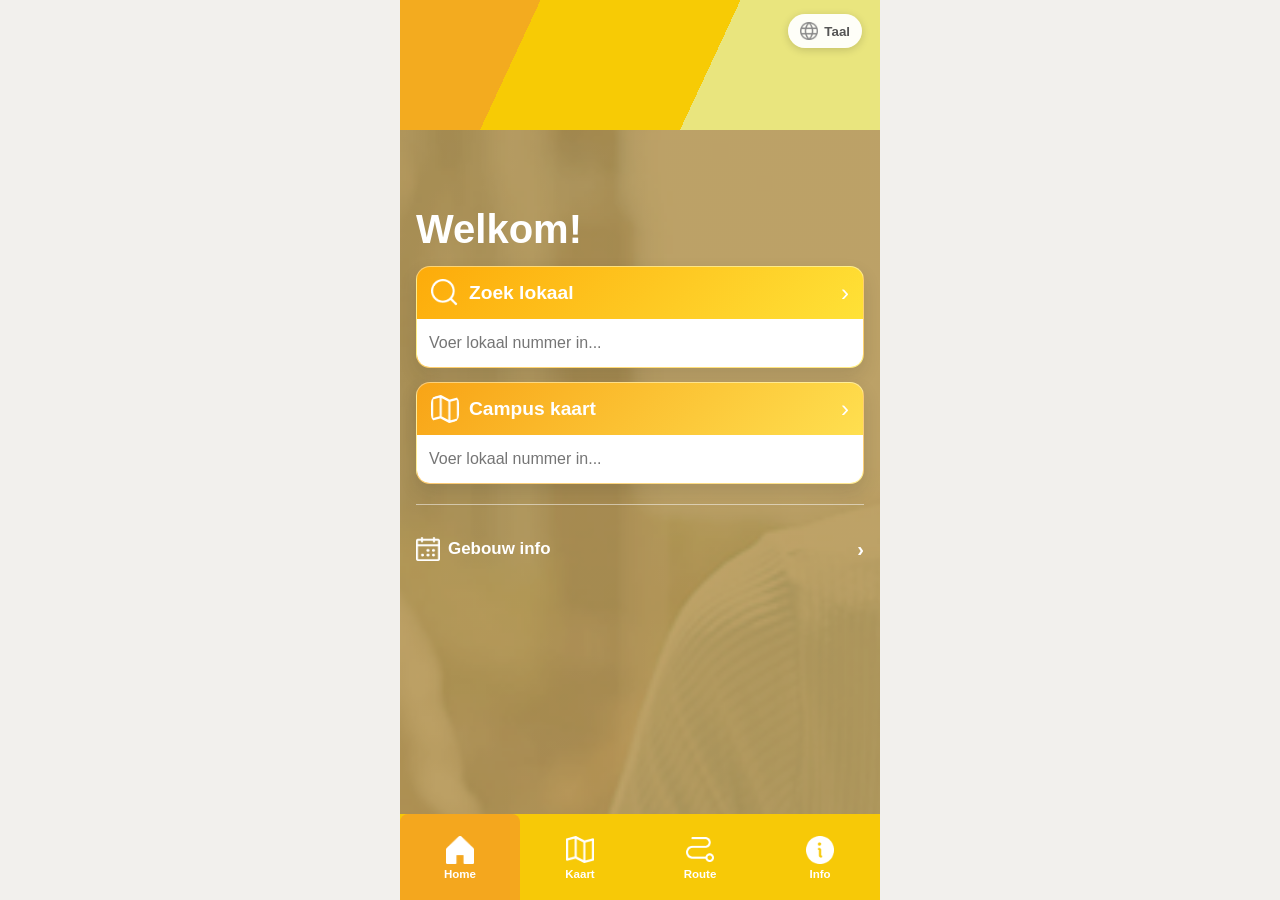
<file: index.html>
<!DOCTYPE html>
<html lang="nl">
<head>
    <meta charset="UTF-8">
    <meta name="viewport" content="width=device-width, initial-scale=1.0">
    <title>Campus Navigatie App</title>
    <link rel="stylesheet" href="css/style.css">
</head>
<body>
    <div class="app">
        <header class="hero hero-home">
            <button class="lang-btn" type="button">
                <img src="IMG/icons/taal.png" alt="Taal" class="lang-icon">
                <span>Taal</span>
            </button>
        </header>

        <main class="content">
            <div class="hero-text">
                <h1>Welkom!</h1>
            </div>

            <form id="indexLokaalForm" class="card card-search" action="route-detail.html" method="get">
                <div class="card-top">
                    <img src="IMG/icons/search.png" alt="Zoek" class="card-icon">
                    <h2>Zoek lokaal</h2>
                    <button id="indexLokaalBtn" class="card-go" type="submit" aria-label="Ga naar lokaal zoeken">›</button>
                </div>
                <input id="indexLokaalInput" type="search" name="q" aria-label="Zoek lokaal" placeholder="Voer lokaal nummer in..." />
            </form>

            <form id="indexKaartForm" class="card card-map" action="kaart.html" method="get">
                <div class="card-top">
                    <img src="IMG/icons/kaart.png" alt="Kaart" class="card-icon">
                    <h2>Campus kaart</h2>
                    <button id="indexKaartBtn" class="card-go" type="submit" aria-label="Ga naar campus kaart">›</button>
                </div>
                <input id="indexKaartInput" type="search" name="q" aria-label="Campus kaart" placeholder="Voer lokaal nummer in..." />
            </form>

            <div class="divider"></div>

            <a class="button-link" href="gebouw-info.html">
                <span class="button-flex">
                    <img src="IMG/icons/kalender.png" alt="Info" class="button-icon">
                    <span>Gebouw info</span>
                </span>
                <span class="button-arrow">›</span>
            </a>
        </main>

        <nav class="bottom-nav" aria-label="Onderste navigatie">
            <a class="nav-item active" href="index.html" aria-current="page">
                <img src="IMG/icons/navbar/home.png" alt="Home" class="nav-icon">
                <small>Home</small>
            </a>
            <a class="nav-item" href="kaart.html">
                <img src="IMG/icons/navbar/kaart.png" alt="Kaart" class="nav-icon">
                <small>Kaart</small>
            </a>
            <a class="nav-item" href="route.html">
                <img src="IMG/icons/navbar/route.png" alt="Route" class="nav-icon">
                <small>Route</small>
            </a>
            <a class="nav-item" href="info.html">
                <img src="IMG/icons/navbar/info.png" alt="Info" class="nav-icon">
                <small>Info</small>
            </a>
        </nav>
    </div>

    <script src="js/pages/index.js"></script>
</body>
</html>
</file>
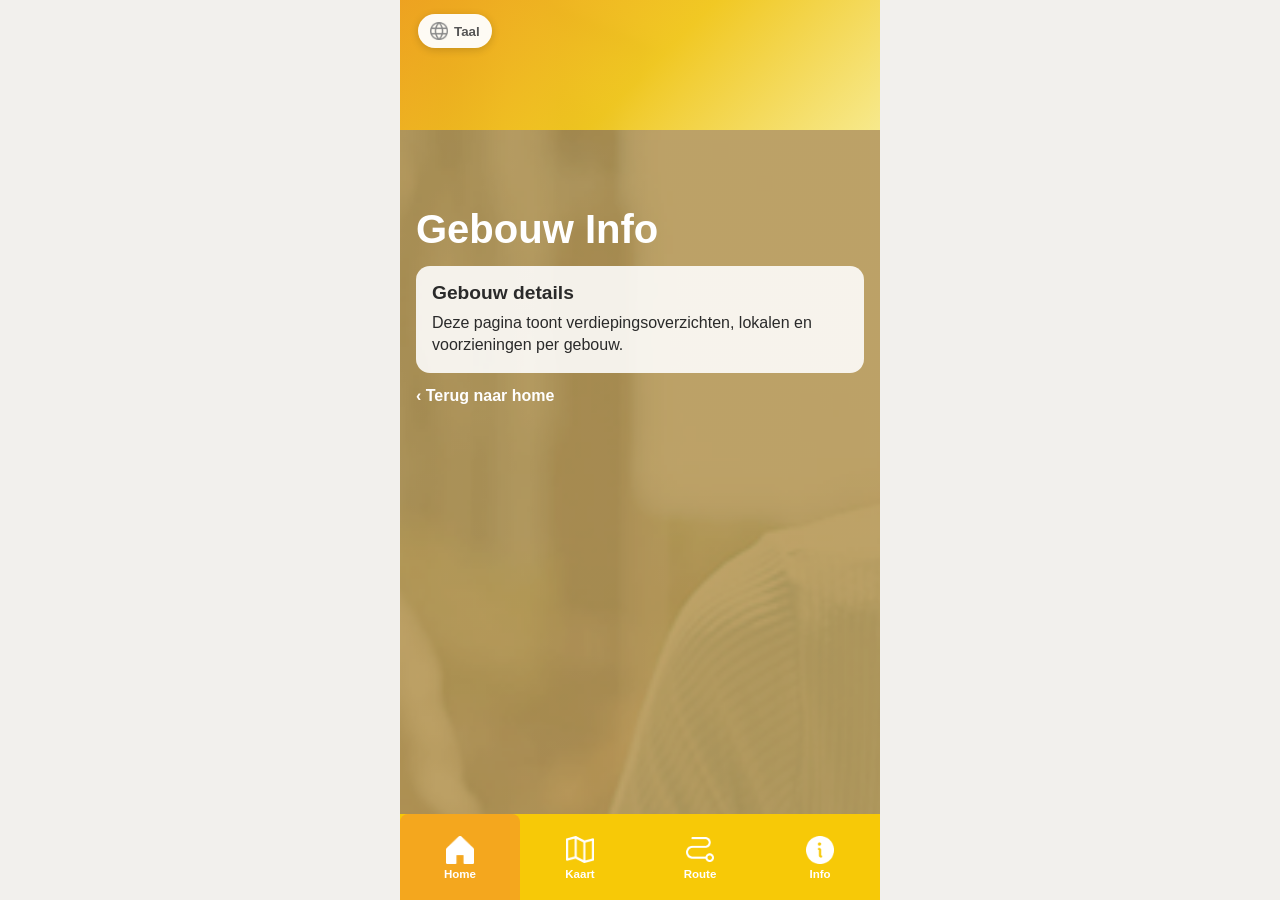
<file: gebouw-info.html>
<!DOCTYPE html>
<html lang="nl">
<head>
    <meta charset="UTF-8">
    <meta name="viewport" content="width=device-width, initial-scale=1.0">
    <title>Gebouw Info</title>
    <link rel="stylesheet" href="css/style.css">
</head>
<body>
    <div class="app">
        <header class="hero">
            <button class="lang-btn" type="button">
                <img src="IMG/icons/taal.png" alt="Taal" class="lang-icon">
                <span>Taal</span>
            </button>
        </header>

        <main class="content content-page">
            <div class="hero-text">
                <h1>Gebouw Info</h1>
            </div>
            <section class="page-card">
                <h2>Gebouw details</h2>
                <p>Deze pagina toont verdiepingsoverzichten, lokalen en voorzieningen per gebouw.</p>
            </section>
            <a class="page-back" href="index.html">‹ Terug naar home</a>
        </main>

        <nav class="bottom-nav" aria-label="Onderste navigatie">
            <a class="nav-item active" href="index.html" aria-current="page">
                <img src="IMG/icons/navbar/home.png" alt="Home" class="nav-icon">
                <small>Home</small>
            </a>
            <a class="nav-item" href="kaart.html">
                <img src="IMG/icons/navbar/kaart.png" alt="Kaart" class="nav-icon">
                <small>Kaart</small>
            </a>
            <a class="nav-item" href="route.html">
                <img src="IMG/icons/navbar/route.png" alt="Route" class="nav-icon">
                <small>Route</small>
            </a>
            <a class="nav-item" href="info.html">
                <img src="IMG/icons/navbar/info.png" alt="Info" class="nav-icon">
                <small>Info</small>
            </a>
        </nav>
    </div>

</body>
</html>
</file>
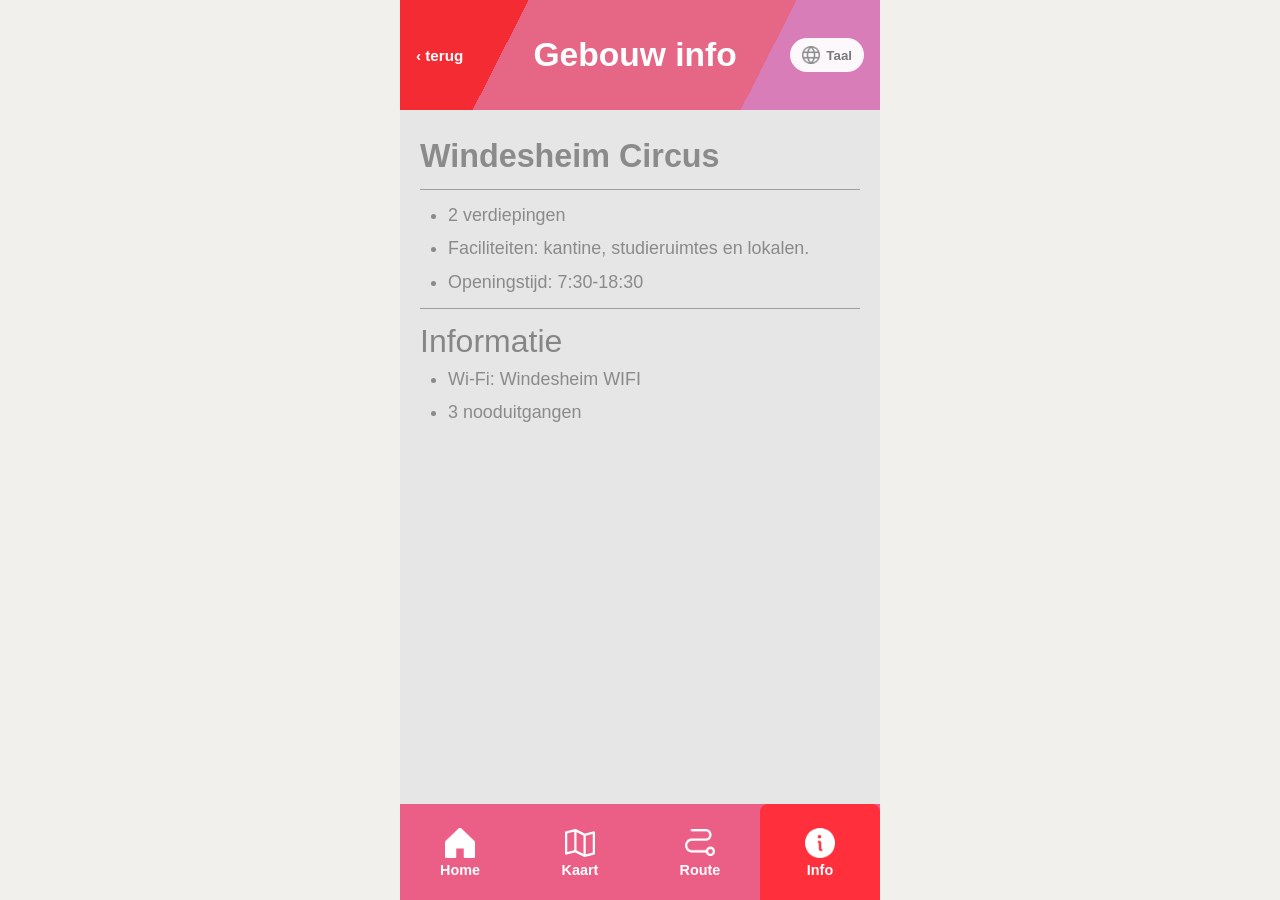
<file: info.html>
<!DOCTYPE html>
<html lang="nl">
<head>
    <meta charset="UTF-8">
    <meta name="viewport" content="width=device-width, initial-scale=1.0">
    <title>Info</title>
    <link rel="stylesheet" href="css/style.css">
    <link rel="stylesheet" href="css/info.css">
</head>
<body>
    <div class="app app-info">
        <header class="hero hero-info">
            <a class="info-back" href="index.html">&#8249; terug</a>
            <h1 class="info-header-title">Gebouw info</h1>
            <button class="lang-btn" type="button" aria-label="Selecteer taal">
                <img src="IMG/icons/taal.png" alt="Taal" class="lang-icon">
                <span>Taal</span>
            </button>
        </header>

        <main class="content content-info">
            <section class="info-panel">
                <h2 class="info-building-name">Windesheim Circus</h2>
                <hr class="info-divider">

                <ul class="info-list">
                    <li>2 verdiepingen</li>
                    <li>Faciliteiten: kantine, studieruimtes en lokalen.</li>
                    <li>Openingstijd: 7:30-18:30</li>
                </ul>

                <hr class="info-divider">

                <h3 class="info-section-title">Informatie</h3>
                <ul class="info-list info-list-bottom">
                    <li>Wi-Fi: Windesheim WIFI</li>
                    <li>3 nooduitgangen</li>
                </ul>
            </section>
        </main>

        <nav class="bottom-nav" aria-label="Onderste navigatie">
            <a class="nav-item" href="index.html">
                <img src="IMG/icons/navbar/home.png" alt="Home" class="nav-icon">
                <small>Home</small>
            </a>
            <a class="nav-item" href="kaart.html">
                <img src="IMG/icons/navbar/kaart.png" alt="Kaart" class="nav-icon">
                <small>Kaart</small>
            </a>
            <a class="nav-item" href="route.html">
                <img src="IMG/icons/navbar/route.png" alt="Route" class="nav-icon">
                <small>Route</small>
            </a>
            <a class="nav-item active" href="info.html" aria-current="page">
                <img src="IMG/icons/navbar/info.png" alt="Info" class="nav-icon">
                <small>Info</small>
            </a>
        </nav>
    </div>

</body>
</html>
</file>
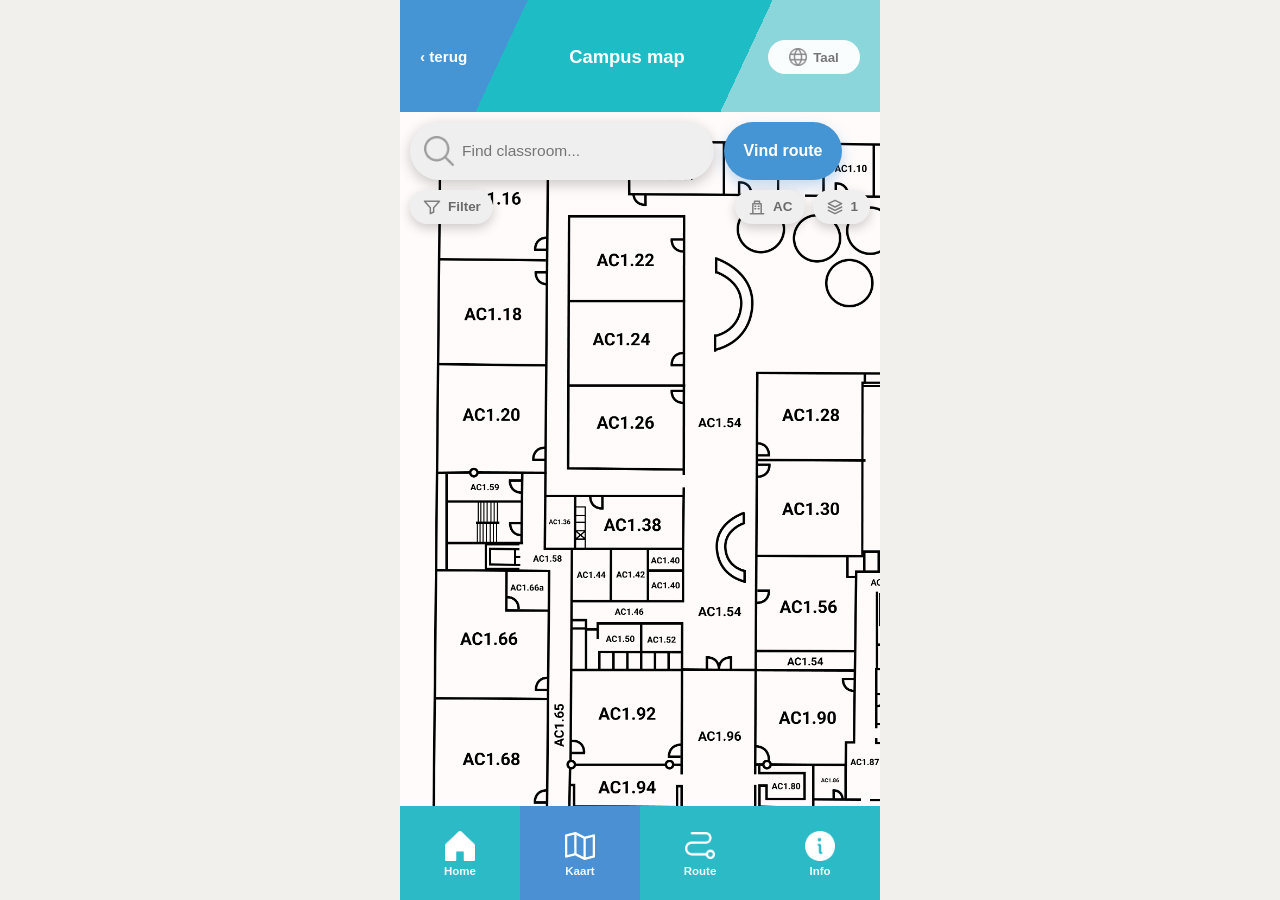
<file: kaart.html>
<!DOCTYPE html>
<html lang="nl">
<head>
    <meta charset="UTF-8">
    <meta name="viewport" content="width=device-width, initial-scale=1.0">
    <title>Campus Map</title>
    <link rel="stylesheet" href="css/style.css">
    <link rel="stylesheet" href="css/kaart.css">
</head>
<body>
    <div class="app app-kaart">
        <header class="hero hero-kaart">
            <a class="kaart-back" href="index.html">&#8249; terug</a>
            <h1 class="kaart-header-title">Campus map</h1>
            <button class="lang-btn" type="button">
                <img src="IMG/icons/taal.png" alt="Taal" class="lang-icon">
                <span>Taal</span>
            </button>
        </header>

        <main class="content content-page content-kaart">
            <section class="kaart-stage" id="kaartStage">
                <div class="kaart-map-layer" id="kaartMapLayer">
                    <img id="kaartImage" class="kaart-image" src="IMG/plattegronden/AC1_NIEUW.png" alt="Plattegrond campus">
                    <img id="kaartMarker" class="kaart-marker hidden" src="IMG/icons/cooordinaat_punt.png" alt="Locatiepunt van lokaal">
                    <div id="kaartRoomBadge" class="kaart-room-badge hidden"></div>
                    <div id="kaartMarkerPopup" class="kaart-marker-popup hidden" role="dialog" aria-live="polite">
                        <p id="kaartMarkerPopupTitle" class="kaart-marker-popup-title">Lokaal</p>
                        <button id="kaartStartRouteBtn" type="button" class="kaart-marker-popup-btn">Start route</button>
                    </div>
                </div>

                <div class="kaart-overlay">
                    <form id="kaartSearchForm" class="kaart-search-form">
                        <div class="kaart-search-bar">
                            <img src="IMG/icons/search.png" alt="Zoeken" class="kaart-search-icon">
                            <input id="kaartSearchInput" name="q" type="search" placeholder="Find classroom..." autocomplete="off">
                        </div>
                        <button type="submit" class="kaart-btn">Vind route</button>
                    </form>

                    <div class="kaart-filter-row">
                        <button class="kaart-chip" id="kaartFilterToggle" type="button" aria-expanded="false" aria-controls="kaartFilterPanel">
                            <svg class="chip-icon" viewBox="0 0 24 24" aria-hidden="true">
                                <path d="M3 5h18l-7 8v5l-4 2v-7L3 5z"></path>
                            </svg>
                            <span>Filter</span>
                        </button>
                        <div class="kaart-chip-group">
                            <button class="kaart-chip" id="kaartGebouwChip" type="button" aria-label="Wissel gebouw">
                                <svg class="chip-icon" viewBox="0 0 24 24" aria-hidden="true">
                                    <path d="M4 20h16M7 20V8h10v12M9 8V5h6v3M9.5 11h1M13.5 11h1M9.5 14h1M13.5 14h1"></path>
                                </svg>
                                <span id="kaartGebouwValue">AC</span>
                            </button>
                            <button class="kaart-chip" id="kaartVerdiepingChip" type="button" aria-label="Wissel verdieping">
                                <svg class="chip-icon" viewBox="0 0 24 24" aria-hidden="true">
                                    <path d="M12 4l8 4-8 4-8-4 8-4zm8 8-8 4-8-4m16 4-8 4-8-4"></path>
                                </svg>
                                <span id="kaartVerdiepingValue">1</span>
                            </button>
                        </div>
                    </div>

                    <div class="kaart-filter-panel hidden" id="kaartFilterPanel" aria-hidden="true">
                        <label for="kaartGebouwSelect">Gebouw</label>
                        <select id="kaartGebouwSelect"></select>
                        <label for="kaartVerdiepingSelect">Verdieping</label>
                        <select id="kaartVerdiepingSelect"></select>
                        <button type="button" class="kaart-filter-apply" id="kaartFilterApply">Toepassen</button>
                    </div>
                </div>
            </section>
        </main>

        <nav class="bottom-nav" aria-label="Onderste navigatie">
            <a class="nav-item" href="index.html">
                <img src="IMG/icons/navbar/home.png" alt="Home" class="nav-icon">
                <small>Home</small>
            </a>
            <a class="nav-item active" href="kaart.html" aria-current="page">
                <img src="IMG/icons/navbar/kaart.png" alt="Kaart" class="nav-icon">
                <small>Kaart</small>
            </a>
            <a class="nav-item" href="route.html">
                <img src="IMG/icons/navbar/route.png" alt="Route" class="nav-icon">
                <small>Route</small>
            </a>
            <a class="nav-item" href="info.html">
                <img src="IMG/icons/navbar/info.png" alt="Info" class="nav-icon">
                <small>Info</small>
            </a>
        </nav>
    </div>

    <script src="js/pages/kaart.js"></script>
</body>
</html>
</file>
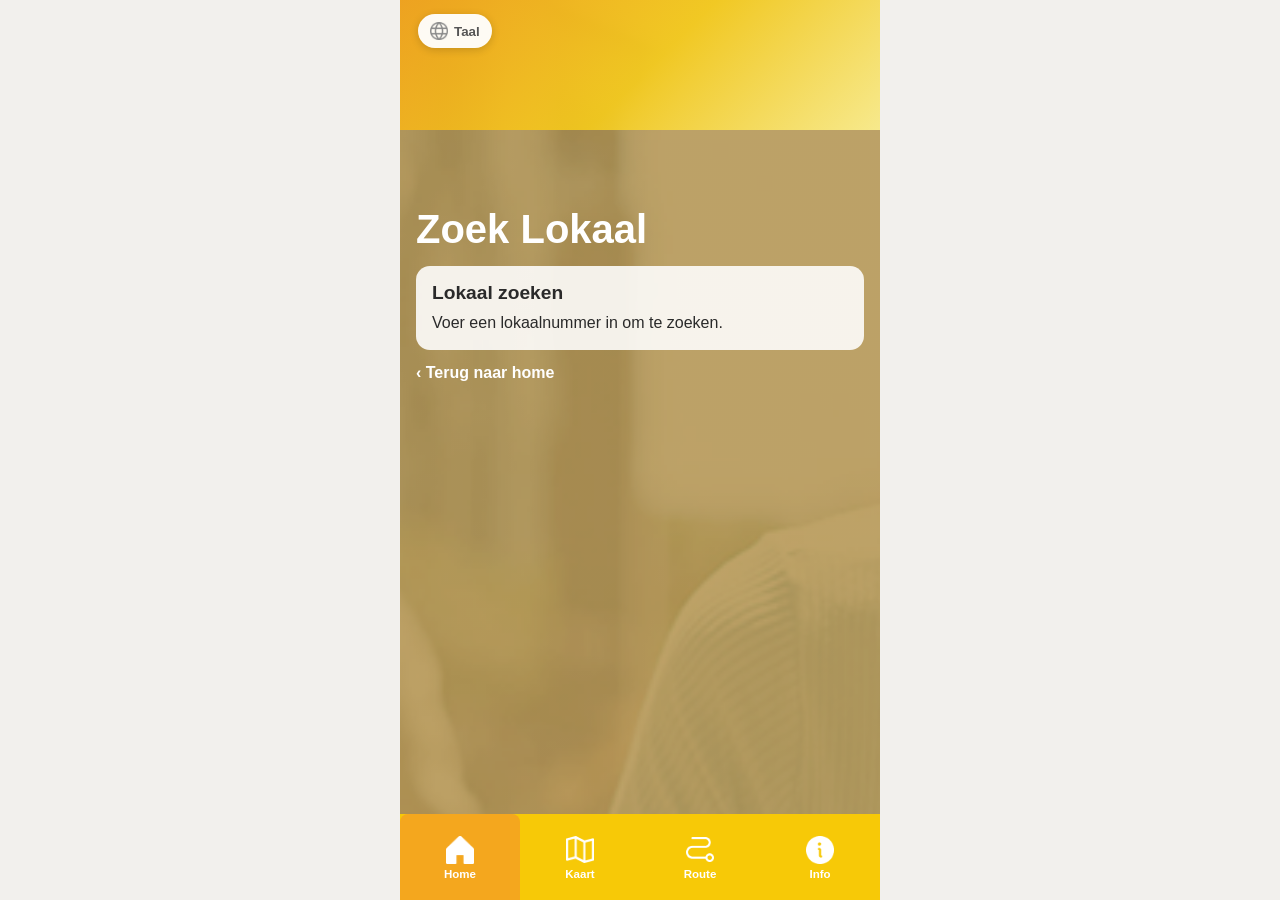
<file: lokaal-zoeken.html>
<!DOCTYPE html>
<html lang="nl">
<head>
    <meta charset="UTF-8">
    <meta name="viewport" content="width=device-width, initial-scale=1.0">
    <title>Zoek Lokaal</title>
    <link rel="stylesheet" href="css/style.css">
</head>
<body>
    <div class="app">
        <header class="hero">
            <button class="lang-btn" type="button">
                <img src="IMG/icons/taal.png" alt="Taal" class="lang-icon">
                <span>Taal</span>
            </button>
        </header>

        <main class="content content-page">
            <div class="hero-text">
                <h1>Zoek Lokaal</h1>
            </div>
            <section class="page-card">
                <h2>Lokaal zoeken</h2>
                <div id="search-results"></div>
            </section>
            <a class="page-back" href="index.html">‹ Terug naar home</a>
        </main>

        <nav class="bottom-nav" aria-label="Onderste navigatie">
            <a class="nav-item active" href="index.html" aria-current="page">
                <img src="IMG/icons/navbar/home.png" alt="Home" class="nav-icon">
                <small>Home</small>
            </a>
            <a class="nav-item" href="kaart.html">
                <img src="IMG/icons/navbar/kaart.png" alt="Kaart" class="nav-icon">
                <small>Kaart</small>
            </a>
            <a class="nav-item" href="route.html">
                <img src="IMG/icons/navbar/route.png" alt="Route" class="nav-icon">
                <small>Route</small>
            </a>
            <a class="nav-item" href="info.html">
                <img src="IMG/icons/navbar/info.png" alt="Info" class="nav-icon">
                <small>Info</small>
            </a>
        </nav>
    </div>

    <script src="js/pages/lokaal-zoeken.js"></script>
</body>
</html>
</file>
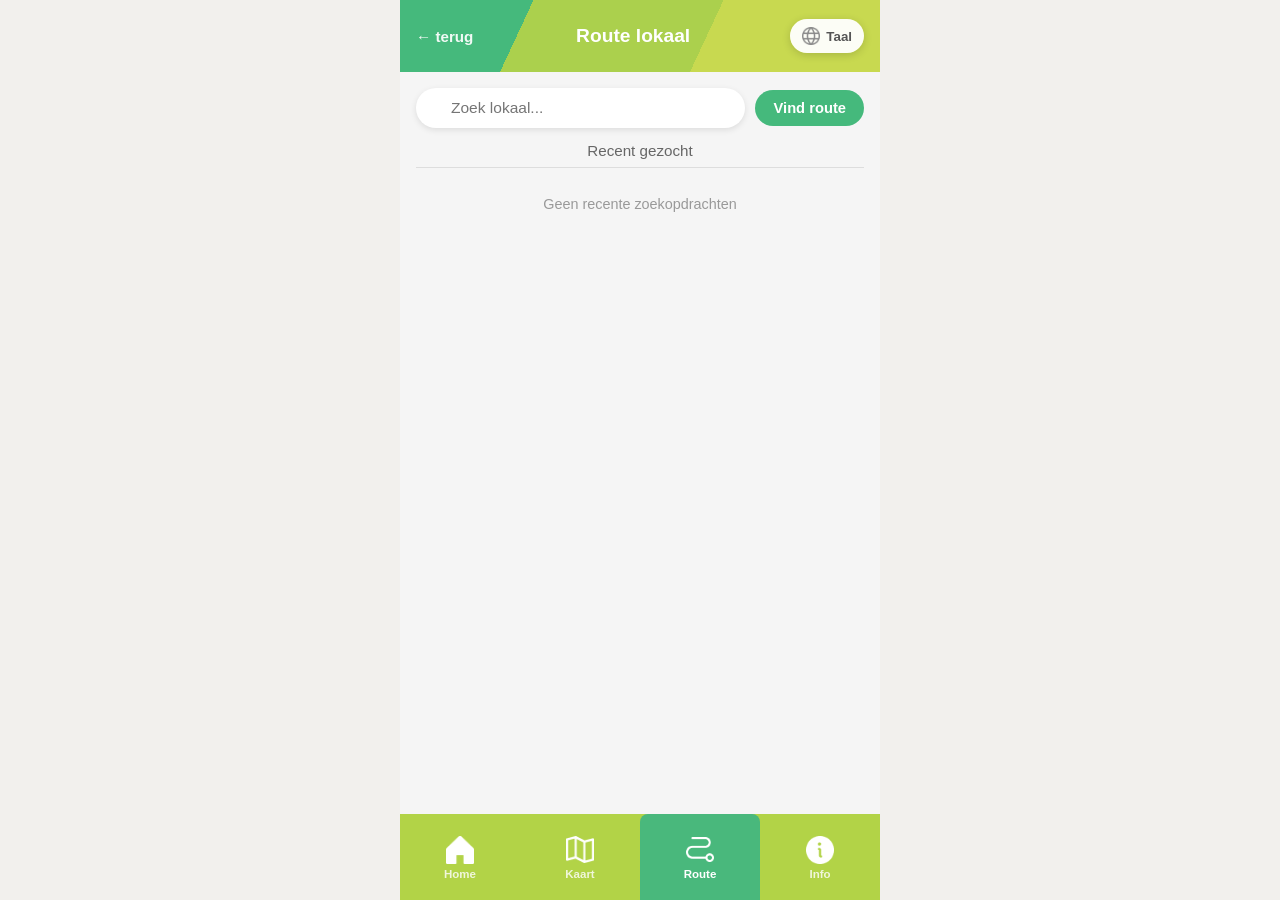
<file: route.html>
<!DOCTYPE html>
<html lang="nl">
<head>
    <meta charset="UTF-8">
    <meta name="viewport" content="width=device-width, initial-scale=1.0">
    <title>Route</title>
    <link rel="stylesheet" href="css/style.css">
    <link rel="stylesheet" href="css/route.css">
</head>
<body>
    <div class="app app-route">

        <header class="hero hero-route">
            <a class="back-btn" href="index.html">&#8592; terug</a>
            <h1 class="page-title">Route lokaal</h1>
            <button class="lang-btn" type="button">
                <img src="IMG/icons/taal.png" alt="Taal" class="lang-icon">
                <span>Taal</span>
            </button>
        </header>

        <main class="content content-route-bg">
            <form class="route-search-form" id="routeForm">
                <div class="route-search-bar">
                    <img src="IMG/icons/search.png" alt="Zoek" class="search-icon-sm">
                    <input type="text" id="routeInput" placeholder="Zoek lokaal..." autocomplete="off">
                </div>
                <button type="submit" class="btn-green">Vind route</button>
            </form>

            <div class="recent-section">
                <p class="recent-label">Recent gezocht</p>
                <hr class="recent-divider">
                <ul class="recent-list" id="recentList"></ul>
            </div>
        </main>

        <nav class="bottom-nav" aria-label="Onderste navigatie">
            <a class="nav-item" href="index.html">
                <img src="IMG/icons/navbar/home.png" alt="Home" class="nav-icon">
                <small>Home</small>
            </a>
            <a class="nav-item" href="kaart.html">
                <img src="IMG/icons/navbar/kaart.png" alt="Kaart" class="nav-icon">
                <small>Kaart</small>
            </a>
            <a class="nav-item active" href="route.html" aria-current="page">
                <img src="IMG/icons/navbar/route.png" alt="Route" class="nav-icon">
                <small>Route</small>
            </a>
            <a class="nav-item" href="info.html">
                <img src="IMG/icons/navbar/info.png" alt="Info" class="nav-icon">
                <small>Info</small>
            </a>
        </nav>
    </div>

    <script src="js/pages/route.js"></script>
</body>
</html>
</file>
<file: css/style.css>
* {
  margin: 0;
  padding: 0;
  box-sizing: border-box;
}

body {
  font-family: 'Inter', 'Segoe UI', Arial, sans-serif;
  background-color: #f2f0ed;
  color: #1f1f1f;
  min-height: 100vh;
}

.app {
  width: min(480px, 100%);
  min-height: 100vh;
  margin: 0 auto;
  display: grid;
  grid-template-rows: 185px auto 86px;
  background-color: #F7BE44;
  background-image: 
    linear-gradient(rgba(0, 0, 0, 0.24), rgba(0, 0, 0, 0.24)),
    url('../IMG/bg/background.png');
  background-size: cover;
  background-position: center;
  background-attachment: fixed;
  overflow: hidden;
}

.hero {
  position: relative;
  background: linear-gradient(135deg, rgba(248, 164, 22, 0.85) 0%, rgba(250, 207, 24, 0.85) 52%, rgba(255, 243, 145, 0.88) 100%);
  padding: 14px 18px;
  overflow: hidden;
  display: flex;
  align-items: flex-start;
  z-index: 1;
  height: 70%;
}

.hero-home {
  justify-content: flex-end;
  align-items: flex-start;
  background: linear-gradient(115deg, #f3ab1f 0%, #f3ab1f 26%, #f7cb05 26%, #f7cb05 63%, #e9e57e 63%, #e9e57e 100%);
}

.lang-btn {
  position: relative;
  z-index: 2;
  appearance: none;
  border: none;
  border-radius: 999px;
  background: rgba(255,255,255,0.95);
  color: #555;
  padding: 8px 12px;
  display: inline-flex;
  align-items: center;
  gap: 6px;
  font-weight: 700;
  box-shadow: 0 2px 8px rgba(0,0,0,0.16);
  cursor: pointer;
}

.lang-btn .lang-icon {
  font-size: 0.95rem;
  width: 18px;
  height: 18px;
}

.content {
  position: relative;
  padding: 16px 16px 18px;
  display: flex;
  flex-direction: column;
  gap: 14px;
  backdrop-filter: none;
  z-index: 1;
}

.content h1 {
  margin-top: 6px;
  font-size: 2.5rem;
  font-weight: 900;
  color: #fff;
  text-shadow: none;
}

.card {
  border-radius: 14px;
  overflow: hidden;
  border: 1px solid rgba(255,255,255,0.4);
  box-shadow: 0 8px 18px rgba(30,30,30,0.12);
}

.card .card-top {
  display: flex;
  align-items: center;
  padding: 12px 14px;
  gap: 10px;
}

.card .card-top h2 {
  font-size: 1.2rem;
  margin: 0;
  color: #fff;
}

.card-go {
  margin-left: auto;
  border: none;
  background: transparent;
  color: #fff;
  font-size: 1.5rem;
  line-height: 1;
  cursor: pointer;
}

.card .card-icon {
  display: inline-flex;
  align-items: center;
  justify-content: center;
  width: 28px;
  height: 28px;
  border-radius: 8px;
  color: #fff;
  font-size: 1.1rem;
}

.card input {
  width: 100%;
  border: none;
  outline: none;
  height: 48px;
  border-radius: 0 0 12px 12px;
  padding: 10px 12px;
  font-size: 1rem;
  color: #232323;
}

.card-search {
  background: linear-gradient(135deg, #fdab0a 0%, #ffe73b 100%);
}

.card-map {
  background: linear-gradient(135deg, #f8a416 0%, #ffe555 100%);
}

.divider {
  border-top: 1px solid rgba(255,255,255,0.5);
  margin: 6px 0;
}

.button-link {
  width: 100%;
  border: none;
  background: transparent;
  color: #fff;
  font-size: 1.06rem;
  font-weight: 700;
  display: flex;
  align-items: center;
  justify-content: space-between;
  padding: 12px 0;
  text-decoration: none;
}

.button-flex {
  display: flex;
  align-items: center;
  gap: 8px;
}

.button-icon {
  width: 24px;
  height: 24px;
  display: inline-block;
}

.button-arrow {
  font-size: 1.25rem;
}

.bottom-nav {
  background: #f7c907;
  display: grid;
  grid-template-columns: repeat(4, 1fr);
  gap: 0;
  padding: 0;
}

.nav-item {
  background: transparent;
  border: none;
  color: white;
  display: flex;
  flex-direction: column;
  align-items: center;
  justify-content: center;
  gap: 4px;
  padding: 11px 0 10px;
  font-weight: 700;
  cursor: pointer;
  text-decoration: none;
}

.nav-icon {
  width: 28px;
  height: 28px;
  object-fit: contain;
}

.nav-item.active {
  background: #f4a71e;
  color: #fff;
  border-radius: 8px 8px 0 0;
}

.nav-item small {
  font-size: 0.72rem;
}

.content-page {
  min-height: 280px;
}

.page-card {
  background: rgba(255, 255, 255, 0.88);
  border-radius: 14px;
  padding: 16px;
  color: #2a2a2a;
}

.page-card h2 {
  font-size: 1.2rem;
  margin-bottom: 8px;
}

.page-card p {
  line-height: 1.4;
}

.page-back {
  color: #fff;
  font-weight: 700;
  text-decoration: none;
  display: inline-flex;
  align-items: center;
  gap: 8px;
}

@media (max-width: 480px) {
  .app {
    width: 100%;
    grid-template-rows: 170px auto 80px;
  }

  .content {
    padding: 12px 12px 16px;
  }

  .card input {
    height: 44px;
  }

  .content h1 {
    font-size: 2rem;
  }
}

.welcome h1 {
  font-size: 2.25rem;
  font-weight: 900;
  margin-bottom: 8px;
}

.welcome p {
  font-size: 1.1rem;
  color: #444;
}

.menu {
  display: flex;
  flex-direction: column;
  gap: 14px;
}

.menu-item {
  width: 100%;
  text-align: left;
  border: none;
  background: none;
  padding: 14px 12px;
  border-bottom: 1px solid #000;
  border-top: 1px solid #000;
  display: grid;
  grid-template-columns: auto 1fr auto;
  align-items: center;
  gap: 12px;
  font-size: 1.05rem;
  color: #111;
  cursor: pointer;
}

.menu-item + .menu-item {
  margin-top: -1px;
}

.icon {
  width: 34px;
  height: 34px;
  font-size: 1.3rem;
  display: inline-flex;
  align-items: center;
  justify-content: center;
}

.arrow {
  font-size: 1.45rem;
  color: #444;
}

.bottom-bar {
  border-top: 1px solid #000;
  display: flex;
  align-items: center;
  justify-content: space-between;
  padding: 0 20px;
  background: #fff;
}

.bottom-btn {
  width: 44px;
  height: 44px;
  border: none;
  background: transparent;
  font-size: 1.4rem;
  cursor: pointer;
  color: #222;
}

@media (max-width: 480px) {
  .screen {
    border: none;
    width: 100%;
  }

  .content {
    padding: 16px 14px;
  }
}
</file>
<file: css/info.css>
.app-info {
  background: #e6e6e6;
  background-image: none;
  grid-template-rows: 110px auto 96px;
}

.hero-info {
  align-items: center;
  justify-content: space-between;
  height: 100%;
  padding: 14px 16px;
  background: linear-gradient(117deg, #f42b32 0%, #f42b32 24%, #e66686 24%, #e66686 74%, #d97db9 74%, #d97db9 100%);
}

.info-back {
  color: #ffffff;
  text-decoration: none;
  font-weight: 600;
  font-size: 0.95rem;
  min-width: 64px;
}

.info-header-title {
  margin: 0;
  color: #ffffff;
  font-size: 2.1rem;
  font-weight: 800;
  line-height: 1;
  text-shadow: none;
}

.hero-info .lang-btn {
  box-shadow: none;
  background: rgba(255, 255, 255, 0.95);
  color: #7a7a7a;
}

.content-info {
  background: #e6e6e6;
  padding: 16px 20px 18px;
  backdrop-filter: none;
  gap: 0;
}

.info-panel {
  color: #808080;
}

.info-building-name {
  margin: 12px 0 14px;
  font-size: 2.02rem;
  color: #8b8b8b;
  font-weight: 700;
}

.info-divider {
  border: none;
  border-top: 1px solid #9f9f9f;
  margin: 0 0 14px;
}

.info-list {
  margin: 0 0 14px;
  padding-left: 28px;
  color: #8a8a8a;
  font-size: 1.12rem;
  line-height: 1.3;
}

.info-list li {
  margin-bottom: 10px;
}

.info-list-bottom {
  margin-bottom: 0;
}

.info-section-title {
  margin: 0 0 8px;
  font-size: 2rem;
  color: #868686;
  font-weight: 500;
}

.app-info .bottom-nav {
  background: #eb5f87;
  padding: 0;
  gap: 0;
}

.app-info .nav-item {
  background: transparent;
  color: #fff;
  padding: 11px 0 10px;
  gap: 4px;
}

.app-info .nav-icon {
  width: 30px;
  height: 30px;
  opacity: 1;
}

.app-info .nav-item small {
  font-size: 0.9rem;
}

.app-info .nav-item.active {
  background: #ff2f3c;
  border-radius: 8px 8px 0 0;
}

@media (max-width: 480px) {
  .app-info {
    grid-template-rows: 96px auto 96px;
  }

  .hero-info {
    padding: 12px 14px;
  }

  .info-header-title {
    font-size: 1.9rem;
  }

  .content-info {
    padding: 14px 18px 16px;
  }

  .info-building-name {
    font-size: 1.92rem;
  }

  .info-list {
    font-size: 1.1rem;
    padding-left: 22px;
  }

  .info-section-title {
    font-size: 1.82rem;
  }
}
</file>
<file: css/kaart.css>
.app-kaart {
  grid-template-rows: 112px minmax(0, 1fr) 94px;
  background: #ececec;
  background-image: none;
}

.hero-kaart {
  position: relative;
  align-items: center;
  justify-content: space-between;
  height: 112px;
  padding: 16px 20px 14px;
  background: linear-gradient(115deg, #4594D3 0%, #4594D3 24%, #1EBCC5 24%, #1EBCC5 70%, #8bd6da 70%, #8bd6da 100%);
  overflow: visible;
  z-index: 3;
}

.content-kaart {
  padding: 0;
  gap: 0;
  display: block;
  background: #ececec;
  backdrop-filter: none;
}

.kaart-back {
  color: #fff;
  text-decoration: none;
  font-weight: 600;
  font-size: 0.95rem;
  line-height: 1;
  min-width: 66px;
}

.kaart-header-title {
  color: #fff;
  font-size: 1.15rem;
  font-weight: 800;
  text-shadow: none;
  margin: 0;
}

.app-kaart .lang-btn {
  background: rgba(255, 255, 255, 0.96);
  color: #767676;
  box-shadow: none;
  min-width: 92px;
  justify-content: center;
}

.kaart-search-form {
  display: grid;
  grid-template-columns: minmax(0, 66%) auto;
  gap: 10px;
  align-items: center;
  justify-content: flex-start;
}

.kaart-search-bar {
  display: flex;
  align-items: center;
  gap: 8px;
  background: #efefef;
  border-radius: 999px;
  box-shadow: 0 4px 14px rgba(0, 0, 0, 0.22);
  padding: 0 14px;
}

.kaart-search-icon {
  width: 30px;
  height: 30px;
  opacity: 0.9;
  filter: grayscale(100%) brightness(0.58);
}

.kaart-search-bar input {
  flex: 1;
  height: 58px;
  border: none;
  outline: none;
  font-size: 0.97rem;
  color: #666;
  background: transparent;
}

.kaart-btn {
  border: none;
  border-radius: 999px;
  background: #4594D3;
  color: #fff;
  font-weight: 700;
  min-height: 58px;
  padding: 0 20px;
  font-size: 1rem;
  white-space: nowrap;
  cursor: pointer;
  box-shadow: 0 6px 14px rgba(69, 148, 211, 0.34);
}

.kaart-filter-row {
  display: flex;
  align-items: center;
  justify-content: space-between;
  gap: 10px;
}

.kaart-chip-group {
  display: flex;
  gap: 8px;
  flex-wrap: wrap;
}

.kaart-chip {
  background: #efefef;
  border: none;
  color: #6b6b6b;
  border-radius: 999px;
  padding: 7px 12px;
  font-size: 0.84rem;
  font-weight: 700;
  box-shadow: 0 4px 12px rgba(0, 0, 0, 0.2);
  display: inline-flex;
  align-items: center;
  gap: 6px;
  cursor: pointer;
}

.kaart-chip svg {
  width: 20px;
  height: 20px;
  fill: none;
  stroke: #7e7e7e;
  stroke-width: 1.8;
  stroke-linecap: round;
  stroke-linejoin: round;
}

.kaart-chip button,
.kaart-chip span {
  line-height: 1;
}

.kaart-stage {
  position: relative;
  overflow: hidden;
  height: 100%;
  min-height: 0;
  background: #dcdcdc;
  touch-action: none;
  cursor: grab;
}

.kaart-stage.panning {
  cursor: grabbing;
}

.kaart-map-layer {
  position: absolute;
  left: 0;
  top: 0;
  width: max-content;
  height: max-content;
  transform: translate(0, 0);
  will-change: transform;
}

.kaart-image {
  width: auto;
  height: auto;
  max-width: none;
  display: block;
  background: #efefef;
  image-rendering: -webkit-optimize-contrast;
  image-rendering: crisp-edges;
}

.kaart-marker {
  position: absolute;
  width: 28px;
  height: 35px;
  transform: translate(-50%, -100%);
  filter: drop-shadow(0 4px 8px rgba(0, 0, 0, 0.24));
  z-index: 2;
}

.kaart-room-badge {
  position: absolute;
  transform: translate(-50%, -100%);
  z-index: 2;
  border-radius: 12px;
  background: #f2f2f2;
  border: 1px solid #444;
  color: #202020;
  font-size: 1rem;
  line-height: 1;
  padding: 9px 14px;
  white-space: nowrap;
}

.kaart-marker-popup {
  position: absolute;
  z-index: 5;
  transform: translate(-50%, -112%);
  background: #f3f3f3;
  border: 1px solid #2e2e2e;
  border-radius: 10px;
  min-width: 180px;
  padding: 6px 10px 10px;
  box-shadow: 0 8px 18px rgba(0, 0, 0, 0.25);
}

.kaart-marker-popup-title {
  margin: 0 0 8px;
  text-align: center;
  color: #161616;
  font-size: 0.72rem;
  line-height: 1.2;
  font-weight: 600;
}

.kaart-marker-popup-btn {
  width: 100%;
  min-height: 32px;
  border: none;
  border-radius: 10px;
  background: #49b875;
  color: #fff;
  font-size: 0.72rem;
  font-weight: 700;
  cursor: pointer;
}

.kaart-overlay {
  position: absolute;
  inset: 10px 10px auto;
  display: flex;
  flex-direction: column;
  gap: 10px;
  z-index: 4;
}

.kaart-filter-panel {
  display: grid;
  grid-template-columns: 1fr;
  gap: 8px;
  background: rgba(239, 239, 239, 0.98);
  border-radius: 14px;
  padding: 12px;
  box-shadow: 0 8px 20px rgba(0, 0, 0, 0.2);
  max-width: 240px;
}

.kaart-filter-panel label {
  font-size: 0.76rem;
  color: #4f4f4f;
  font-weight: 700;
}

.kaart-filter-panel select {
  border: 1px solid #d0d0d0;
  border-radius: 10px;
  background: #fff;
  font-size: 0.88rem;
  padding: 8px 10px;
}

.kaart-filter-apply {
  border: none;
  border-radius: 999px;
  background: #4594D3;
  color: #fff;
  font-weight: 700;
  min-height: 36px;
  cursor: pointer;
}

.hidden {
  display: none;
}

.app-kaart .bottom-nav {
  background: #2cbac7;
  padding: 0;
  gap: 0;
}

.app-kaart .nav-item {
  background: transparent;
  padding: 11px 0 10px;
}

.app-kaart .nav-item.active {
  background: #4a90d2;
  border-radius: 0;
}

.app-kaart .nav-item small {
  color: rgba(255, 255, 255, 0.92);
  font-size: 0.72rem;
}

.app-kaart .nav-icon {
  width: 30px;
  height: 30px;
}

@media (max-width: 480px) {
  .app-kaart {
    grid-template-rows: 112px minmax(0, 1fr) 94px;
  }

  .hero-kaart {
    height: 112px;
    padding: 16px 18px 14px;
  }

  .kaart-search-form {
    grid-template-columns: minmax(0, 64%) auto;
  }

  .kaart-btn {
    min-height: 58px;
    padding: 0 16px;
    font-size: 0.96rem;
  }

  .kaart-search-bar input {
    font-size: 0.96rem;
  }

  .kaart-chip {
    font-size: 0.82rem;
  }

  .kaart-header-title {
    font-size: 1.1rem;
  }
}
</file>
<file: css/route.css>
/* === Route pagina === */
.app-route {
  background-color: #45B97C;
  background-image: none;
  grid-template-rows: 72px auto 86px;
}

.hero-route {
  background: linear-gradient(115deg, #45b97c 0%, #45b97c 26%, #abd04d 26%, #abd04d 63%, #c8d950 63%, #c8d950 100%);
  display: flex;
  flex-direction: row;
  align-items: center;
  justify-content: space-between;
  padding: 12px 16px;
  height: 100%;
}

.hero-route .back-btn {
  color: rgba(255, 255, 255, 0.92);
  text-decoration: none;
  font-weight: 600;
  font-size: 0.95rem;
  display: flex;
  align-items: center;
  gap: 4px;
  min-width: 60px;
}

.hero-route .page-title {
  color: #fff;
  font-size: 1.2rem;
  font-weight: 800;
}

.content-route-bg {
  background: #f5f5f5;
  backdrop-filter: none;
  overflow-y: auto;
}

.route-search-form {
  display: flex;
  gap: 10px;
  align-items: center;
}

.route-search-bar {
  flex: 1;
  background: #fff;
  border-radius: 999px;
  padding: 10px 15px;
  display: flex;
  align-items: center;
  width: 50%;
  box-shadow: 0 2px 6px rgba(0, 0, 0, 0.1);
}

.route-search-bar .search-icon-sm {
  width: 20px;
  height: 20px;
  opacity: 0.55;
  flex-shrink: 0;
}

.route-search-bar input {
  border: none;
  outline: none;
  font-size: 0.97rem;
  color: #333;
  flex: 1;
  background: transparent;
}

.btn-green {
  background: #45B97C;
  color: #fff;
  border: none;
  border-radius: 999px;
  padding: 10px 18px;
  font-weight: 700;
  font-size: 0.92rem;
  cursor: pointer;
  white-space: nowrap;
  text-decoration: none;
  display: inline-flex;
  align-items: center;
}

.recent-label {
  text-align: center;
  color: #666;
  font-size: 0.95rem;
  margin-bottom: 8px;
}

.recent-divider {
  border: none;
  border-top: 1px solid #ddd;
  margin: 0 0 12px;
}

.recent-list {
  list-style: none;
  display: flex;
  flex-direction: column;
  gap: 10px;
}

.recent-empty {
  color: #999;
  text-align: center;
  font-size: 0.9rem;
  padding: 16px 0;
}

.recent-item {
  background: #fff;
  border-radius: 14px;
  padding: 12px 14px;
  display: flex;
  align-items: center;
  gap: 12px;
  box-shadow: 0 2px 6px rgba(0, 0, 0, 0.07);
}

.recent-item-icon {
  width: 38px;
  height: 38px;
  display: flex;
  align-items: center;
  justify-content: center;
  color: #555;
  flex-shrink: 0;
}

.recent-item-info {
  flex: 1;
  min-width: 0;
}

.recent-item-info strong {
  display: block;
  font-size: 0.97rem;
  font-weight: 700;
  color: #111;
}

.recent-item-info small {
  font-size: 0.78rem;
  color: #888;
}

/* Groene navigatiebalk override */
.app-route .bottom-nav {
  background: #b2d347;
  padding: 0;
  gap: 0;
}

.app-route .nav-item {
  background: transparent;
  padding: 11px 0 10px;
}

.app-route .nav-item small {
  color: rgba(255, 255, 255, 0.8);
}

.app-route .nav-item.active {
  background: #49b87c;
  border-radius: 8px 8px 0 0;
}

.app-route .nav-item.active small {
  color: #fff;
}
</file>
